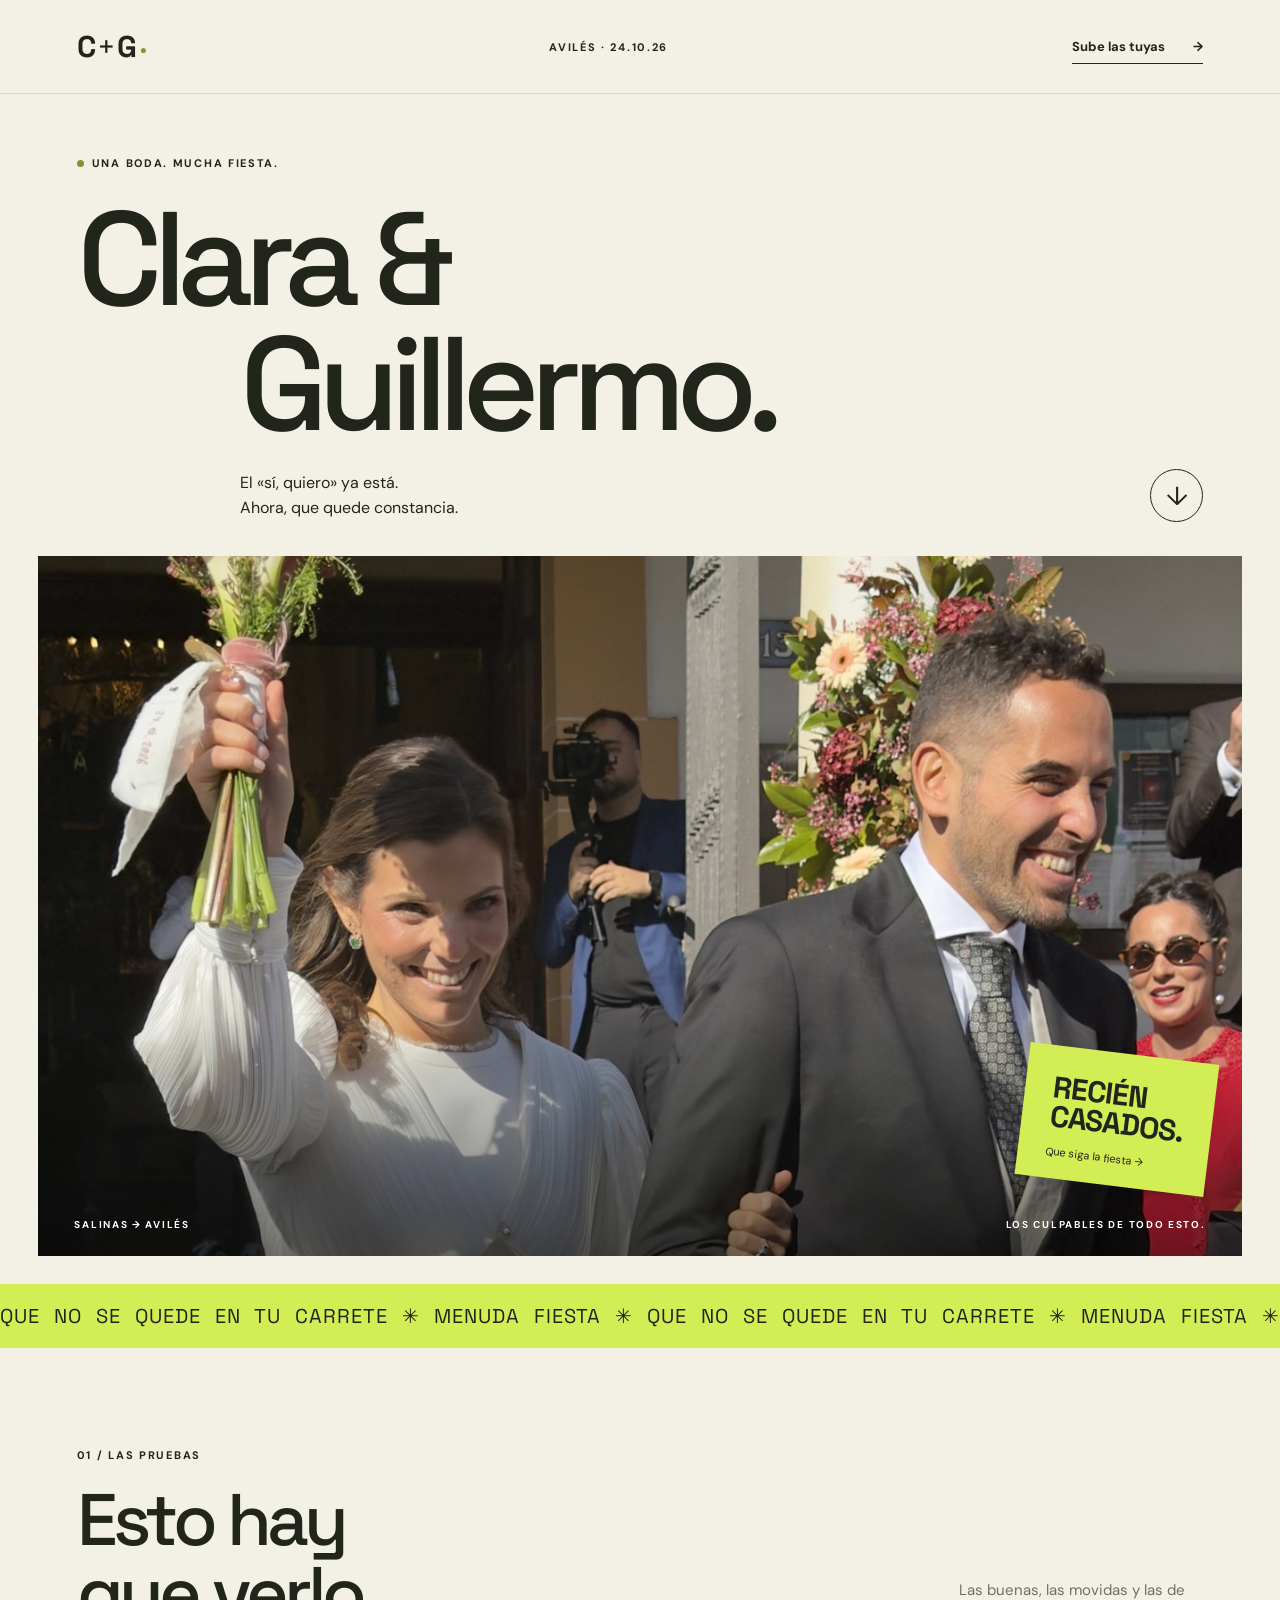
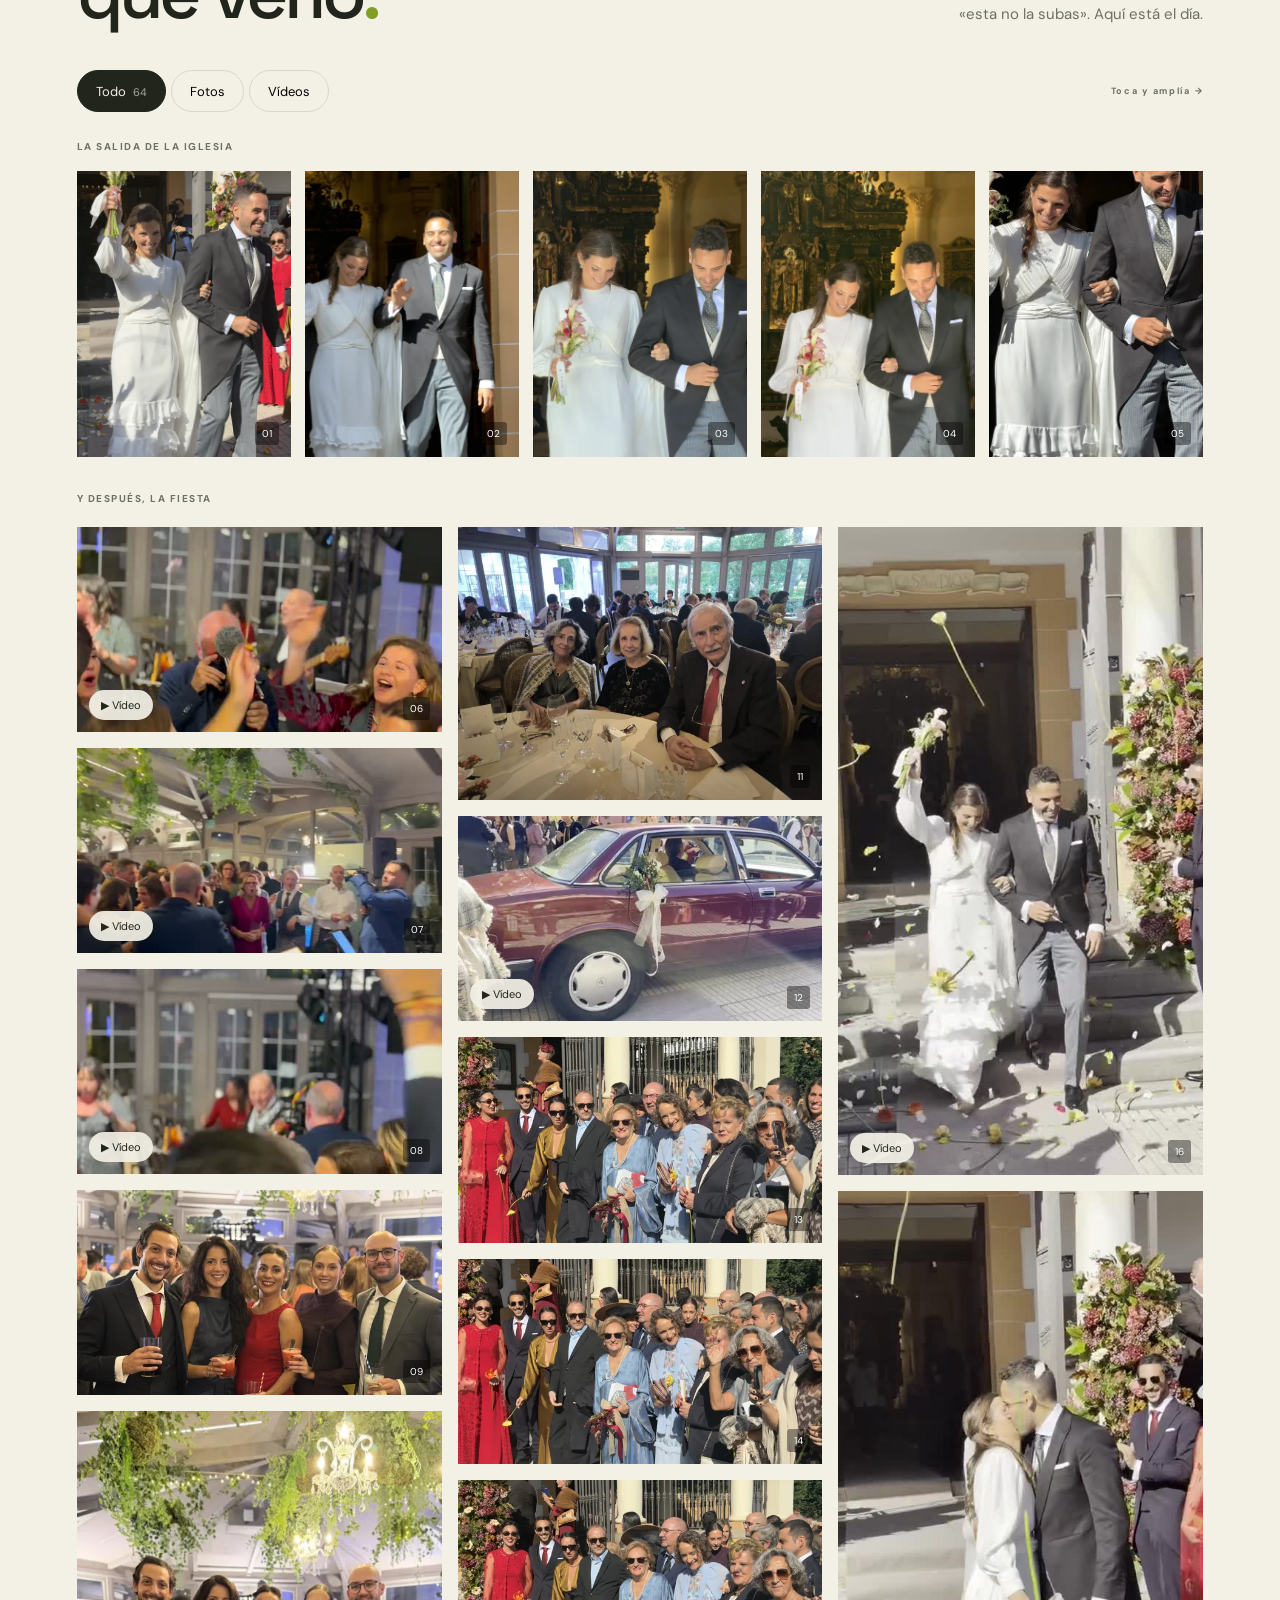
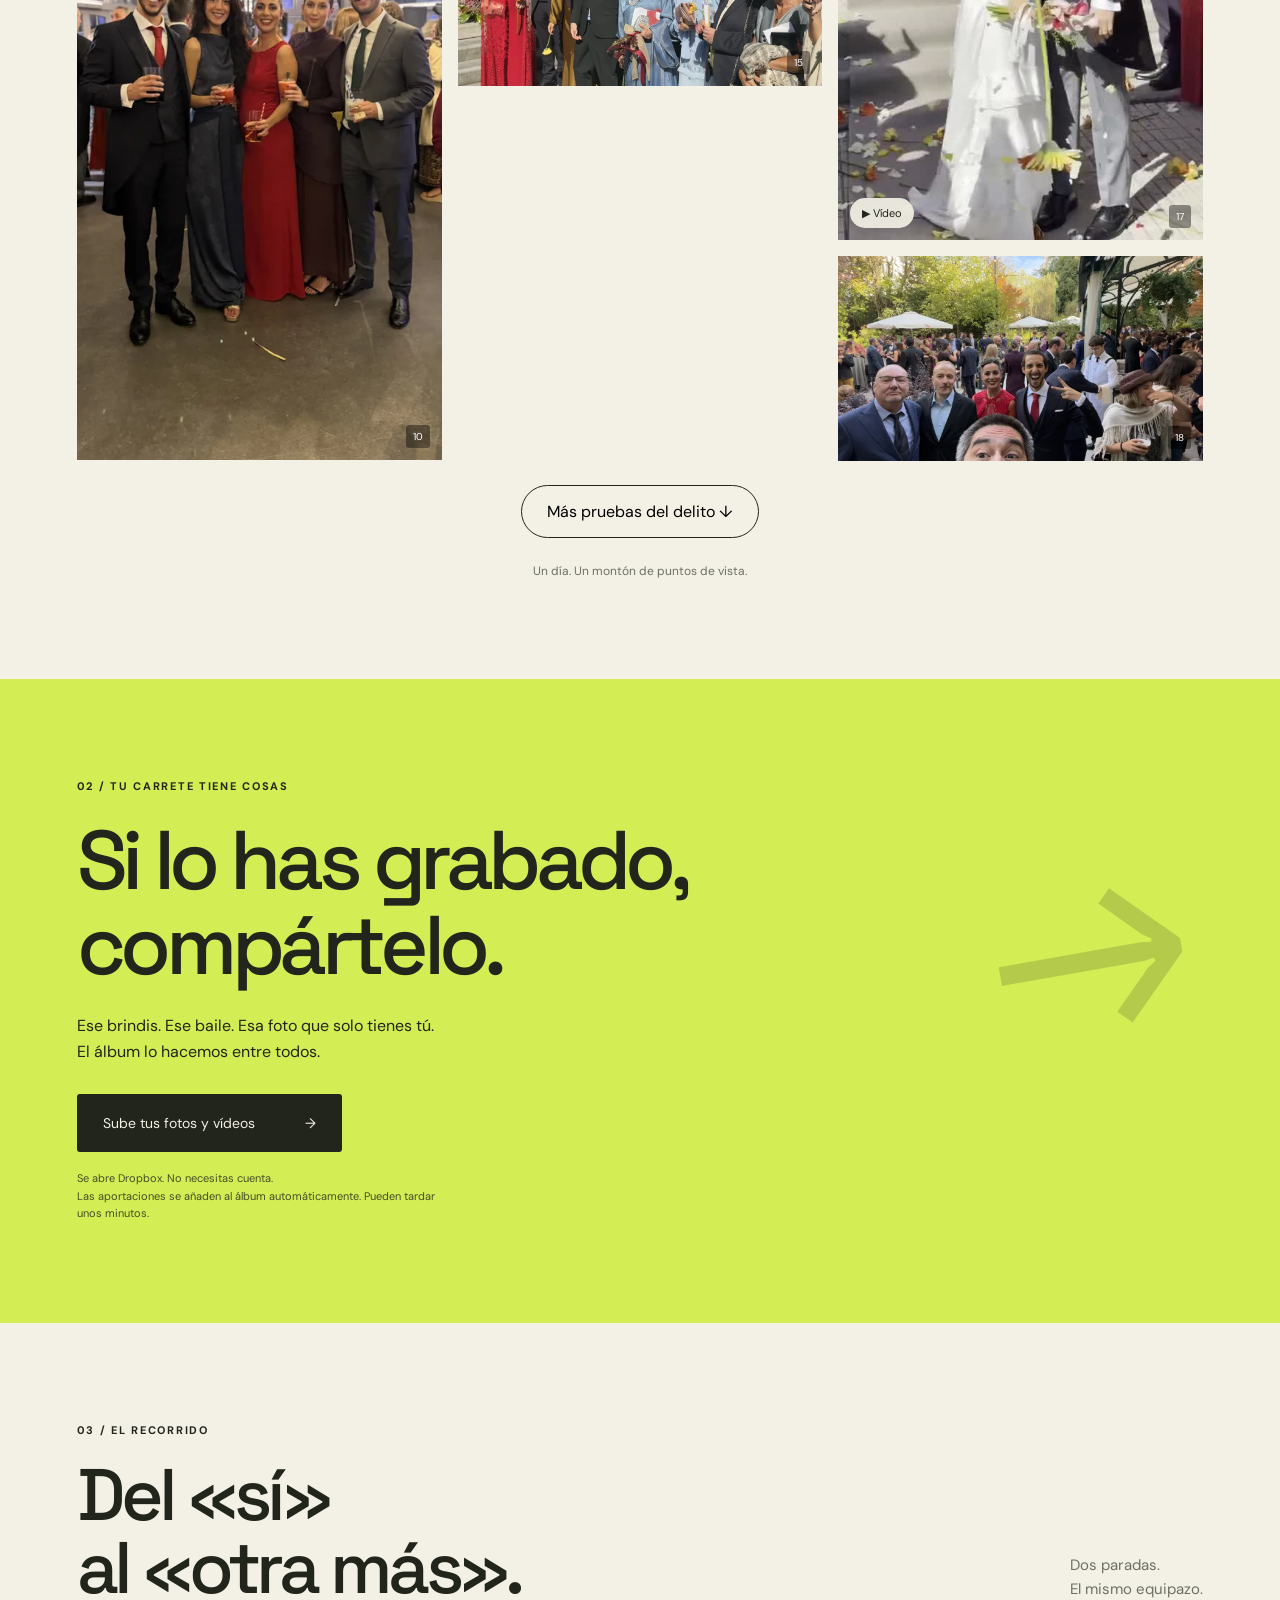
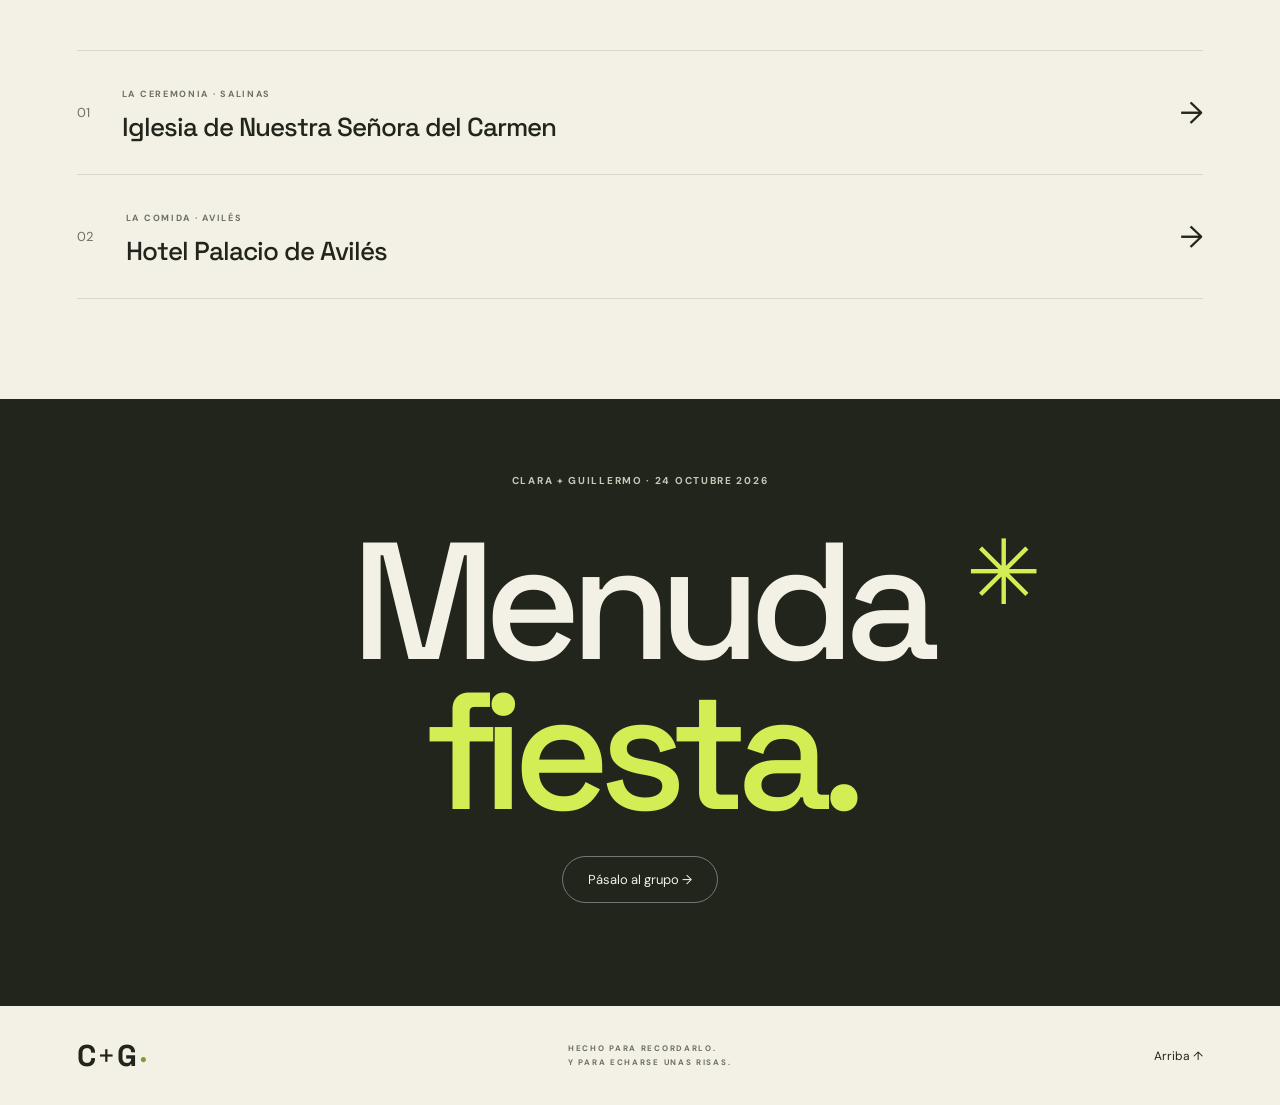
<file: index.html>
<!doctype html>
<html lang="es"><head><meta charset="utf-8"><meta name="viewport" content="width=device-width,initial-scale=1"><meta name="theme-color" content="#f3f0e6"><title>Clara y Guillermo · Menuda fiesta</title><meta name="description" content="El álbum de una buena fiesta. Clara y Guillermo, Avilés, 24 de octubre de 2026. Fotos, vídeos y tus mejores pruebas."><link rel="stylesheet" href="style.css"></head>
<body>
<header class="top"><a class="brand" href="#" aria-label="Clara y Guillermo, inicio">C<span>+</span>G<span class="dot">●</span></a><span class="date">AVILÉS · 24.10.26</span><a class="top-upload" href="https://www.dropbox.com/request/bnt03200um6oesesigzk" target="_blank" rel="noopener">Sube las tuyas <span>→</span></a></header>
<main>
<section class="intro"><div class="eyebrow"><span class="live-dot"></span> UNA BODA. MUCHA FIESTA.</div><h1>Clara &amp;<br><span>Guillermo.</span></h1><div class="intro-bottom"><p>El «sí, quiero» ya está.<br>Ahora, que quede constancia.</p><a class="round-link" href="#album" aria-label="Ver el álbum">↓</a></div></section>
<section class="hero" aria-label="Los protagonistas"><img id="hero-image" src="assets/hero.jpg" alt="Clara y Guillermo a la salida de la iglesia" fetchpriority="high"><div class="hero-shade"></div><div class="sticker">RECIÉN<br>CASADOS.<span>Que siga la fiesta →</span></div><div class="hero-caption"><span>SALINAS → AVILÉS</span><span>LOS CULPABLES DE TODO ESTO.</span></div></section>
<div class="ticker" aria-hidden="true"><div>QUE NO SE QUEDE EN TU CARRETE ✳ MENUDa FIESTA ✳ QUE NO SE QUEDE EN TU CARRETE ✳ MENUDA FIESTA ✳ </div></div>
<section class="album section" id="album"><div class="section-heading"><div><div class="eyebrow">01 / LAS PRUEBAS</div><h2>Esto hay<br>que verlo<span class="green">.</span></h2></div><p>Las buenas, las movidas y las de<br>«esta no la subas». Aquí está el día.</p></div><div class="gallery-bar"><div class="filters" role="group" aria-label="Filtrar el álbum"><button class="active" data-filter="all" aria-pressed="true">Todo <span id="all-count"></span></button><button data-filter="photo" aria-pressed="false">Fotos</button><button data-filter="video" aria-pressed="false">Vídeos</button></div><span class="gallery-hint">Toca y amplía →</span></div><div id="featured-section"><p class="gallery-section-label">LA SALIDA DE LA IGLESIA</p><div id="featured-gallery" class="featured-gallery"></div><p class="gallery-section-label contributions-label">Y DESPUÉS, LA FIESTA</p></div><div id="gallery" class="gallery"></div><button id="load-more" class="load-more" hidden>Más pruebas del delito ↓</button><div class="album-foot">Un día. Un montón de puntos de vista.</div></section>
<section class="contribute section" id="subir"><div class="upload-symbol" aria-hidden="true">→</div><div class="eyebrow">02 / TU CARRETE TIENE COSAS</div><h2>Si lo has grabado,<br><em>compártelo.</em></h2><p>Ese brindis. Ese baile. Esa foto que solo tienes tú.<br>El álbum lo hacemos entre todos.</p><a class="button dark" href="https://www.dropbox.com/request/bnt03200um6oesesigzk" target="_blank" rel="noopener">Sube tus fotos y vídeos <span>→</span></a><p class="fine">Se abre Dropbox. No necesitas cuenta.<br>Las aportaciones se añaden al álbum automáticamente. Pueden tardar unos minutos.</p></section>
<section class="places section"><div class="section-heading"><div><div class="eyebrow">03 / EL RECORRIDO</div><h2>Del «sí»<br>al «otra más».</h2></div><p>Dos paradas.<br>El mismo equipazo.</p></div><div class="place-list"><a href="https://www.google.com/maps/search/?api=1&query=Iglesia+Nuestra+Se%C3%B1ora+del+Carmen+Salinas+Asturias" target="_blank" rel="noopener"><span class="place-n">01</span><div><small>LA CEREMONIA · SALINAS</small><h3>Iglesia de Nuestra Señora del Carmen</h3></div><span class="place-arrow">→</span></a><a href="https://www.google.com/maps/search/?api=1&query=Hotel+Palacio+de+Avil%C3%A9s" target="_blank" rel="noopener"><span class="place-n">02</span><div><small>LA COMIDA · AVILÉS</small><h3>Hotel Palacio de Avilés</h3></div><span class="place-arrow">→</span></a></div></section>
<section class="end"><span class="eyebrow">CLARA + GUILLERMO · 24 OCTUBRE 2026</span><p>Menuda<br><em>fiesta.</em><span>✳</span></p><button id="share">Pásalo al grupo →</button><div id="share-status" role="status"></div></section>
</main><footer><a class="brand" href="#">C<span>+</span>G<span class="dot">●</span></a><span>HECHO PARA RECORDARLO.<br>Y PARA ECHARSE UNAS RISAS.</span><a href="#">Arriba ↑</a></footer>
<a class="mobile-upload" href="https://www.dropbox.com/request/bnt03200um6oesesigzk" target="_blank" rel="noopener">Sube las tuyas →</a>
<dialog id="lightbox" aria-label="Visor del álbum"><button class="close" aria-label="Cerrar visor">×</button><div class="viewer"></div><div class="viewer-bar"><button id="prev" aria-label="Anterior">←</button><span id="position"></span><a id="download" download target="_blank" rel="noopener" aria-label="Abrir archivo">Abrir archivo →</a><button id="next" aria-label="Siguiente">→</button></div></dialog>
<script src="media.js"></script><script src="app.js"></script>
</body></html>
</file>
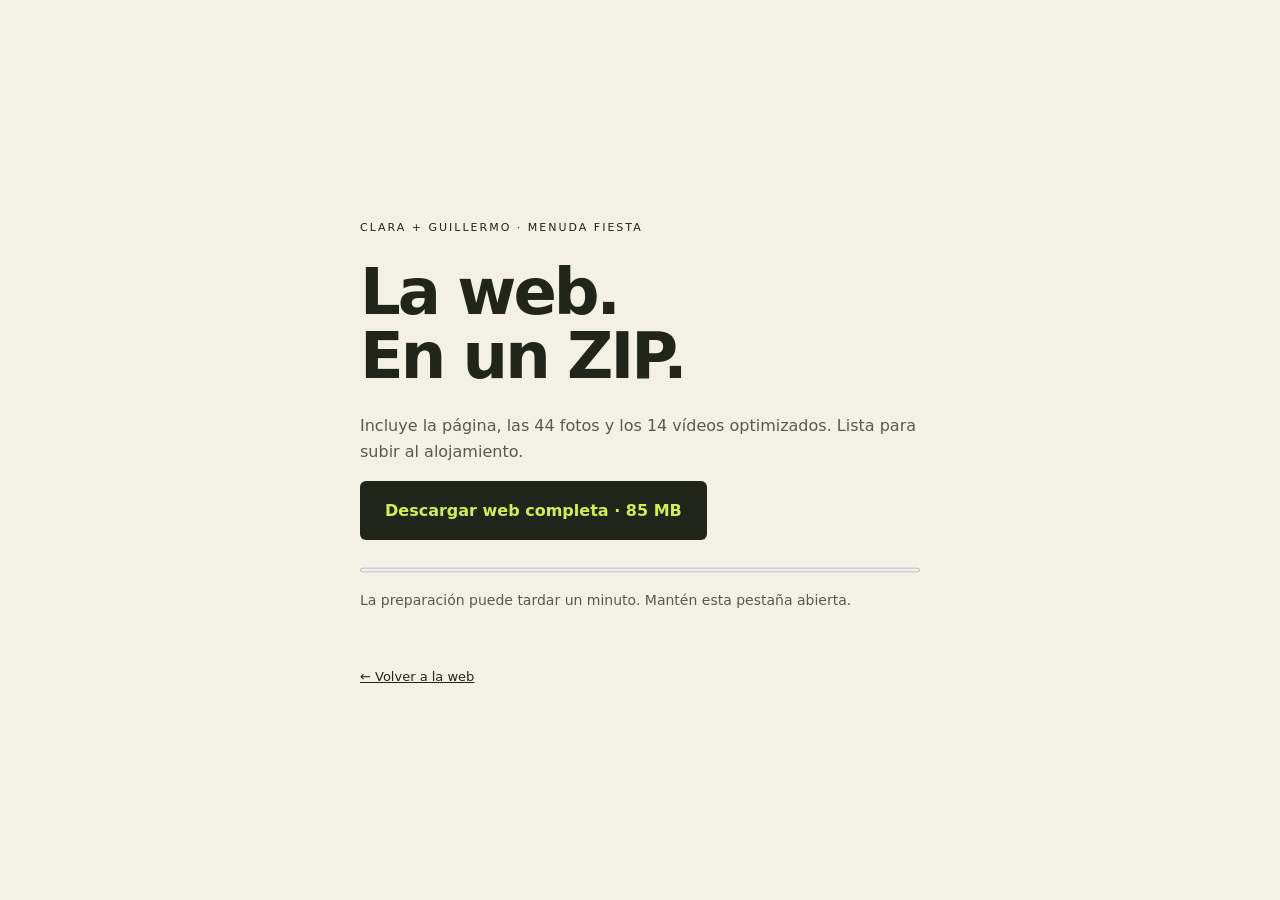
<file: descargar.html>
<!doctype html><html lang="es"><meta charset="utf-8"><meta name="viewport" content="width=device-width,initial-scale=1"><title>Descargar web · Clara y Guillermo</title><style>*{box-sizing:border-box}body{margin:0;min-height:100vh;display:grid;place-items:center;background:#f3f0e6;color:#22251c;font:16px system-ui,sans-serif;padding:25px}main{width:100%;max-width:560px}small{letter-spacing:2px;font-size:11px}h1{font-size:clamp(40px,9vw,64px);line-height:1;letter-spacing:-3px;margin:25px 0}p{line-height:1.6;color:#565c4a}button,a.save{background:#22251c;color:#d3ed55;border:0;border-radius:6px;font:600 16px system-ui;padding:20px 25px;cursor:pointer;display:inline-block;text-decoration:none}button:disabled{opacity:.6;cursor:wait}progress{display:block;width:100%;margin:25px 0 10px;accent-color:#7c922b;height:10px}#status{font-size:14px;min-height:48px}a.back{display:block;margin-top:32px;color:inherit;font-size:13px}#save[hidden]{display:none}</style><main><small>CLARA + GUILLERMO · MENUDA FIESTA</small><h1>La web.<br>En un ZIP.</h1><p>Incluye la página, las 44 fotos y los 14 vídeos optimizados. Lista para subir al alojamiento.</p><button id="start">Descargar web completa · 85 MB</button><progress id="progress" value="0" max="100" hidden></progress><p id="status" role="status" aria-live="polite">La preparación puede tardar un minuto. Mantén esta pestaña abierta.</p><a id="save" class="save" hidden download="clara-guillermo-para-ovh.zip">Guardar ZIP en el Mac</a><a href="./" class="back">← Volver a la web</a></main><script src="descargar.js"></script></html>
</file>
<file: style.css>
@import url('https://fonts.googleapis.com/css2?family=DM+Sans:wght@400;500;600;700&family=Space+Grotesk:wght@400;500;600;700&display=swap');
:root{--paper:#f3f0e6;--ink:#22251c;--lime:#d3ed55;--muted:#6d7064;--line:#d7d8cb}*{box-sizing:border-box}html{scroll-behavior:smooth;scroll-padding-top:22px}body{margin:0;background:var(--paper);color:var(--ink);font-family:'DM Sans',sans-serif}button,a{-webkit-tap-highlight-color:transparent}a{color:inherit;text-decoration:none}button{font:inherit;cursor:pointer}button:focus-visible,a:focus-visible{outline:3px solid #607817;outline-offset:5px}::selection{background:var(--lime)}.top{height:94px;max-width:1440px;margin:auto;padding:0 6%;display:flex;align-items:center;justify-content:space-between;border-bottom:1px solid var(--line)}.brand{font-family:'Space Grotesk',sans-serif;font-size:30px;letter-spacing:-2px;font-weight:700}.brand>span:first-child{font-weight:400;padding:0 3px}.dot{font-size:12px;color:#829d24;margin-left:5px;vertical-align:middle}.date,.eyebrow,.hero-caption,.place-list small,.gallery-hint,footer>span{font-size:11px;font-weight:700;letter-spacing:1.7px}.top-upload{font-size:13px;font-weight:700;border-bottom:1px solid;padding:8px 0}.top-upload span{padding-left:25px}.intro{max-width:1440px;margin:auto;padding:62px 6% 34px}.eyebrow{display:flex;align-items:center;gap:8px}.live-dot{width:7px;height:7px;background:#819630;border-radius:50%}h1,h2,h3,p{margin:0}h1{font-family:'Space Grotesk',sans-serif;font-size:clamp(75px,10.4vw,150px);line-height:.94;letter-spacing:-.075em;margin:27px 0 22px;font-weight:500}h1>span{padding-left:14.5%}.intro-bottom{display:flex;justify-content:space-between;align-items:center;margin-left:14.5%}.intro-bottom p{font-size:16px;line-height:1.55}.round-link{display:grid;place-items:center;width:53px;height:53px;border-radius:50%;border:1px solid var(--ink);font-size:26px}.hero{height:min(700px,58vw);min-height:350px;position:relative;margin:0 3%;overflow:hidden;background:#d7d8cb}.hero>img{width:100%;height:100%;object-fit:cover;object-position:center 44%;display:block}.hero-shade{position:absolute;inset:65% 0 0;background:linear-gradient(transparent,#0008)}.sticker{position:absolute;top:30px;right:30px;background:var(--lime);color:var(--ink);padding:27px 28px 20px;font-family:'Space Grotesk',sans-serif;font-size:30px;font-weight:700;line-height:.98;letter-spacing:-1px;transform:rotate(7deg);box-shadow:0 4px 10px #0001}.sticker span{display:block;font:11px 'DM Sans',sans-serif;letter-spacing:0;margin-top:13px}.hero-caption{position:absolute;bottom:25px;left:3%;right:3%;display:flex;justify-content:space-between;color:white;font-size:10px}.ticker{background:var(--lime);overflow:hidden;padding:19px 0;margin-top:28px}.ticker>div{font-family:'Space Grotesk',sans-serif;white-space:nowrap;font-size:20px;word-spacing:8px;letter-spacing:1px;text-align:center;text-transform:uppercase}.section{max-width:1440px;margin:auto;padding:100px 6%}.section-heading{display:flex;justify-content:space-between;align-items:flex-end;gap:24px}.section-heading h2{margin-top:22px;font-family:'Space Grotesk',sans-serif;font-size:clamp(45px,5.7vw,82px);font-weight:500;letter-spacing:-.065em;line-height:1}.green{color:#829d24}.section-heading>p{font-size:15px;line-height:1.6;padding-bottom:4px;color:var(--muted)}.gallery-bar{display:flex;align-items:center;justify-content:space-between;margin:40px 0 28px}.filters{display:flex;gap:5px}.filters button{border:1px solid var(--line);background:transparent;padding:10px 18px;border-radius:30px;font-size:13px;min-height:42px}.filters button.active{background:var(--ink);color:var(--paper);border-color:var(--ink)}.filters span{opacity:.65;font-size:11px;margin-left:4px}.gallery-hint{color:var(--muted);font-size:9px}.gallery{columns:3;column-gap:16px}.media-card{position:relative;width:100%;padding:0;background:#e3e1d7;border:0;display:block;break-inside:avoid;margin:0 0 16px;overflow:hidden;text-align:left}.media-card img{display:block;width:100%;height:auto;min-height:100px;transition:transform .35s}.media-card:hover img{transform:scale(1.035)}.media-card .video-label{position:absolute;left:12px;bottom:12px;background:#f3f0e6ec;color:var(--ink);font-size:11px;border-radius:30px;padding:8px 12px}.media-card .media-index{position:absolute;right:12px;bottom:12px;background:#0006;color:white;font-size:10px;padding:5px 7px;border-radius:3px}.load-more{display:block;margin:24px auto 0;border:1px solid var(--ink);background:transparent;padding:15px 25px;border-radius:30px}.load-more[hidden]{display:none}.album-foot{text-align:center;font-size:12px;color:var(--muted);margin-top:25px}.contribute{background:var(--lime);position:relative;overflow:hidden;max-width:none;padding-left:max(6%,calc((100vw - 1267px)/2));padding-right:max(6%,calc((100vw - 1267px)/2))}.contribute h2{font-family:'Space Grotesk',sans-serif;font-weight:500;font-size:clamp(48px,6.5vw,94px);letter-spacing:-.065em;line-height:1.02;margin:25px 0}.contribute h2 em{font-style:normal}.contribute>p{font-size:16px;line-height:1.6;position:relative}.button{display:inline-flex;gap:50px;justify-content:space-between;align-items:center;padding:20px 26px;margin:30px 0 18px;font-size:14px;border-radius:3px}.dark{background:var(--ink);color:var(--paper)}.contribute .fine{font-size:11px;opacity:.8;max-width:360px}.upload-symbol{position:absolute;right:7%;top:20%;font:260px 'Space Grotesk',sans-serif;opacity:.17;line-height:1;transform:rotate(-10deg)}.place-list{margin-top:45px}.place-list>a{display:flex;align-items:center;gap:32px;border-top:1px solid var(--line);padding:30px 0}.place-list>a:last-child{border-bottom:1px solid var(--line)}.place-n{font-size:13px;color:var(--muted)}.place-list small{font-size:9px;color:var(--muted)}.place-list h3{font-family:'Space Grotesk',sans-serif;font-size:26px;font-weight:500;letter-spacing:-1px;margin-top:8px}.place-arrow{margin-left:auto;font-size:30px}.end{background:var(--ink);color:var(--paper);padding:75px 6%;text-align:center}.end .eyebrow{display:block;font-size:10px;color:#c5c9b8}.end>p{font-family:'Space Grotesk',sans-serif;font-size:clamp(85px,13vw,185px);font-weight:500;letter-spacing:-.07em;line-height:.9;margin:40px auto 30px;position:relative;width:max-content}.end em{font-style:normal;color:var(--lime)}.end>p>span{position:absolute;font-size:90px;color:var(--lime);right:-100px;top:5px}.end>button{border:1px solid #ffffff60;background:transparent;color:var(--paper);border-radius:30px;padding:14px 25px;font-size:13px}.end #share-status{min-height:18px;font-size:12px;margin-top:10px}footer{padding:30px 6%;display:flex;align-items:center;justify-content:space-between;gap:20px}footer>span{font-size:8px;line-height:1.7;color:var(--muted)}footer>a:last-child{font-size:12px}.mobile-upload{display:none}dialog{border:0;background:#15170ff5;color:white;padding:55px 20px 20px;width:100vw;height:100dvh;max-width:none;max-height:none;margin:0}dialog::backdrop{background:#15170f}.close{position:absolute;top:8px;right:15px;border:0;background:transparent;color:white;font-size:40px;width:46px;height:46px}.viewer{height:calc(100% - 65px);display:flex;align-items:center;justify-content:center}.viewer img,.viewer video{max-height:100%;max-width:100%;object-fit:contain}.viewer-bar{height:65px;display:flex;align-items:center;justify-content:center;gap:30px;font-size:12px}.viewer-bar button{font-size:25px;border:0;background:transparent;color:white;width:44px;height:44px}#download{font-size:11px;color:var(--lime)}body.modal-open{overflow:hidden}@media(min-width:1600px){.hero{max-width:1440px;margin:auto}}@media(max-width:700px){.top{height:72px;padding:0 6%}.brand{font-size:26px}.date{font-size:9px;letter-spacing:1px}.top-upload{font-size:11px}.top-upload span{padding-left:8px}.intro{padding-top:38px;padding-bottom:28px}.eyebrow{font-size:9px;letter-spacing:1.25px}h1{font-size:clamp(64px,13.4vw,94px);margin:25px 0;letter-spacing:-.075em}h1>span{padding-left:0}.intro-bottom{margin-left:0}.intro-bottom p{font-size:13px}.round-link{width:43px;height:43px;font-size:23px}.hero{height:530px;height:124vw;max-height:620px;min-height:380px;margin:0 4%}.hero>img{object-position:center center}.sticker{top:22px;right:20px;font-size:22px;padding:19px 18px 15px}.sticker span{font-size:9px;margin-top:10px}.hero-caption{bottom:18px;left:5%;right:5%;font-size:8px;letter-spacing:.7px}.hero-caption span:last-child{max-width:140px;text-align:right}.ticker{margin-top:20px;padding:14px 0}.ticker>div{font-size:14px}.section{padding:60px 6%}.section-heading{display:block}.section-heading h2{font-size:55px;margin-top:18px}.section-heading>p{font-size:13px;margin-top:20px}.section-heading>p br{display:none}.gallery-bar{margin:25px 0 18px}.filters button{padding:9px 15px;font-size:12px}.gallery-hint{display:none}.gallery{columns:2;column-gap:10px}.media-card{margin-bottom:10px}.media-card .video-label{left:7px;bottom:8px;font-size:9px;padding:6px 8px}.media-card .media-index{right:6px;bottom:8px;font-size:8px}.album-foot{font-size:11px}.contribute h2{font-size:clamp(44px,10.5vw,65px);margin:24px 0}.contribute>p{font-size:13px}.contribute .fine{font-size:10px;max-width:290px}.upload-symbol{font-size:170px;top:10%;right:-20px}.button{padding:18px 20px;margin-top:25px;font-size:13px;gap:30px}.place-list{margin-top:30px}.place-list>a{gap:18px;padding:24px 0}.place-list small{font-size:8px;letter-spacing:.8px}.place-list h3{font-size:20px;letter-spacing:-.5px;line-height:1.25;max-width:250px}.place-arrow{font-size:25px}.place-n{font-size:11px}.end{padding:58px 6% 42px}.end .eyebrow{font-size:8px;letter-spacing:1px}.end>p{font-size:110px;margin:32px auto}.end>p>span{font-size:45px;right:-28px;top:-7px}footer{padding:25px 6% 100px}footer>span{font-size:6px;letter-spacing:.8px}footer>a:last-child{font-size:11px}.mobile-upload{position:fixed;z-index:5;bottom:max(16px,env(safe-area-inset-bottom));left:50%;transform:translateX(-50%);display:block;background:var(--ink);color:var(--lime);padding:15px 24px;border:1px solid #ffffff40;border-radius:30px;font-size:13px;box-shadow:0 3px 20px #0003;white-space:nowrap}.viewer-bar{gap:14px}dialog{padding-left:8px;padding-right:8px}}@media(prefers-reduced-motion:reduce){html{scroll-behavior:auto}.media-card img{transition:none}}
.hero>img{object-position:center top}.sticker{top:auto;bottom:70px}@media(max-width:700px){.hero>img{object-position:center top}.sticker{top:auto;bottom:65px}}
.end{overflow:hidden}

.gallery-section-label{font-size:10px;font-weight:700;letter-spacing:1.5px;margin:0 0 18px;color:var(--muted)}.featured-gallery{display:grid;grid-template-columns:repeat(5,minmax(0,1fr));gap:14px;margin-bottom:35px}.featured-gallery .media-card{margin:0;aspect-ratio:3/4}.featured-gallery .media-card img{height:100%;object-fit:cover;object-position:center top}.contributions-label{margin-bottom:22px}@media(max-width:700px){.featured-gallery{grid-template-columns:repeat(2,minmax(0,1fr));gap:10px}.featured-gallery .media-card:first-child{grid-column:1/-1;aspect-ratio:4/5}.featured-gallery .media-card:first-child img{object-position:center 15%}.gallery-section-label{font-size:9px}}
</file>
